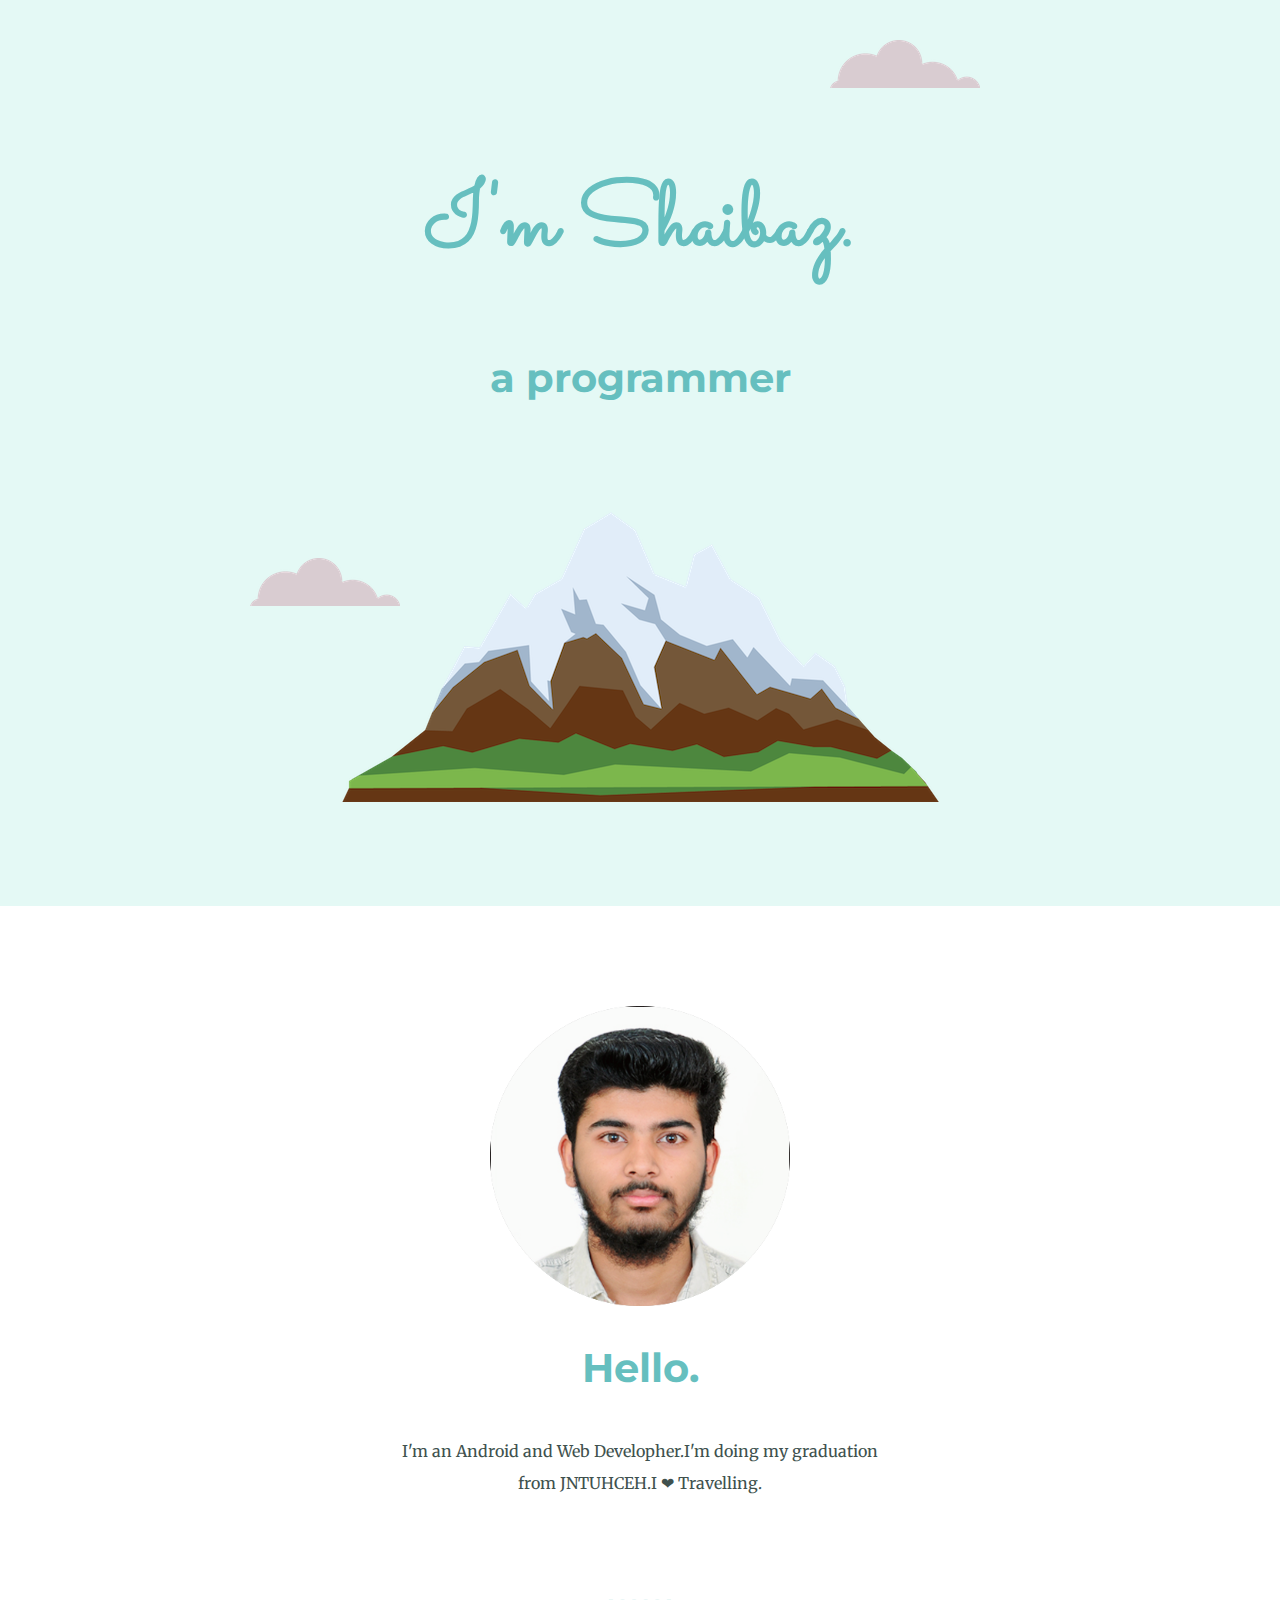
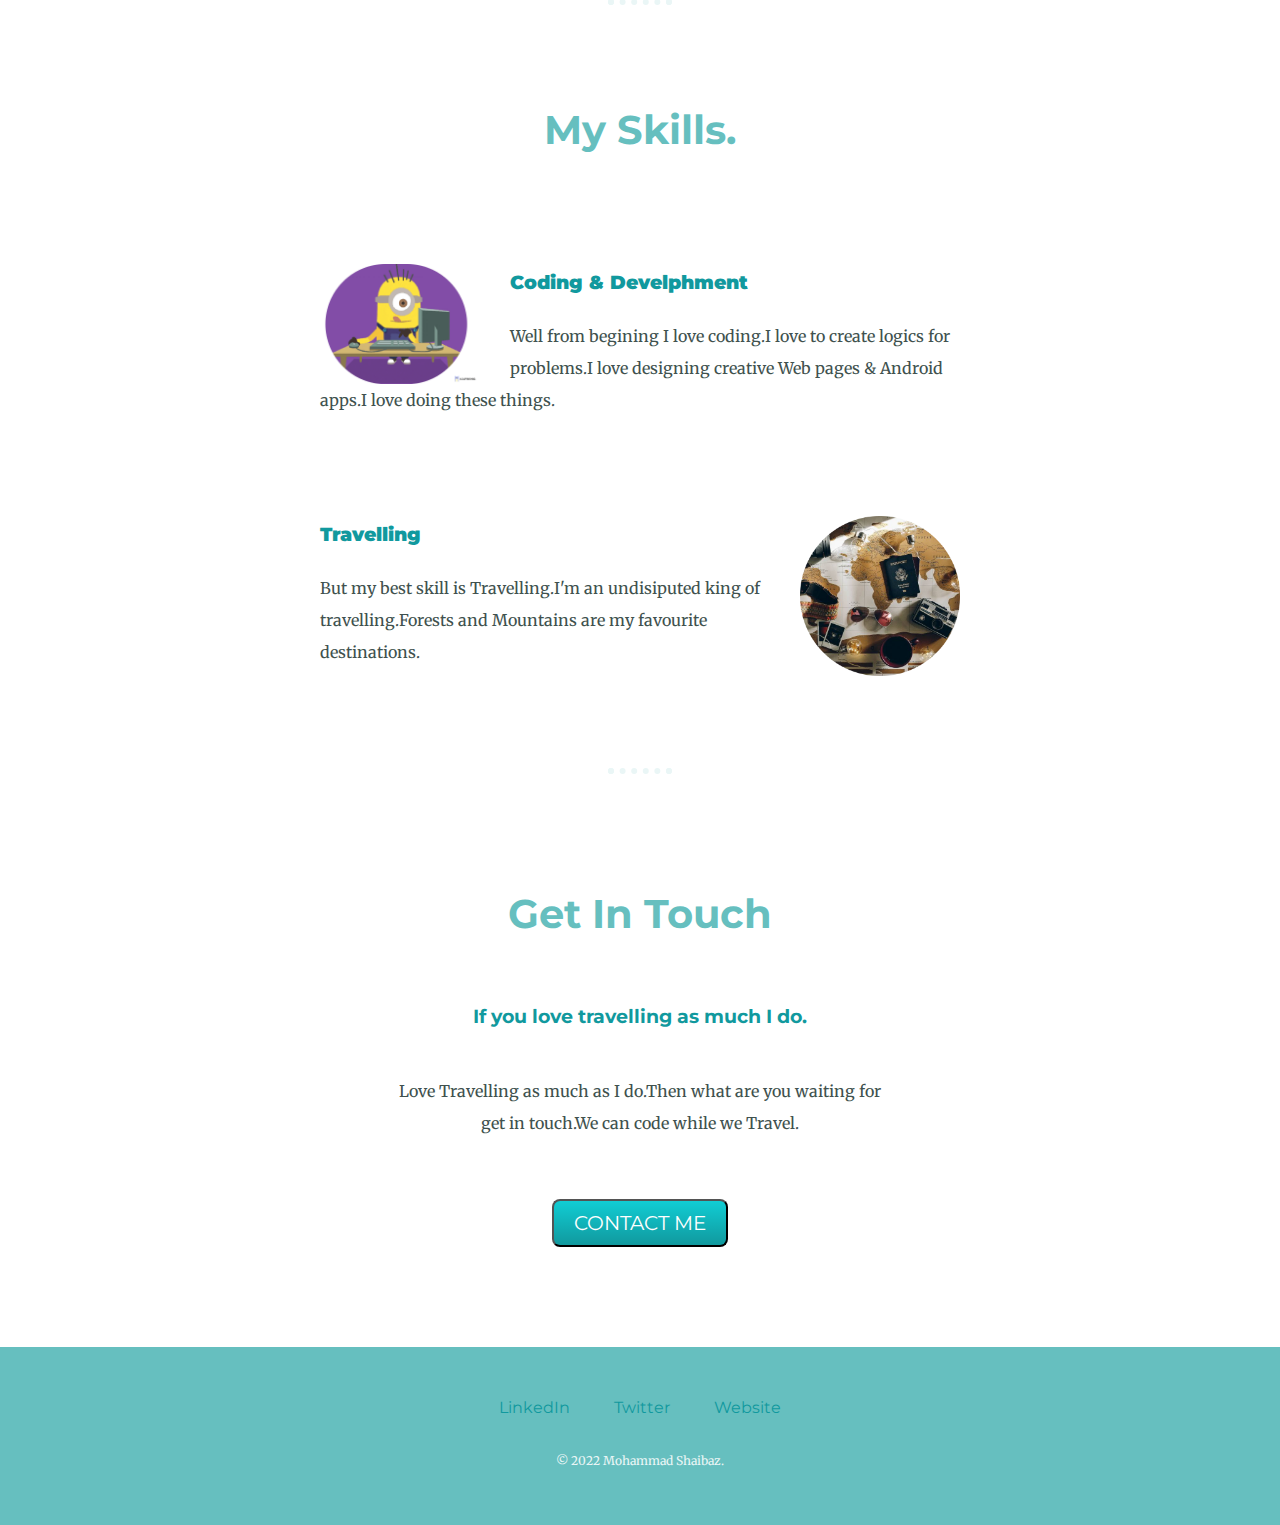
<file: index.html>
<!DOCTYPE html>

<html lang="en" dir="ltr">

<head>
  <meta charset="utf-8">
  <title>SHAIBAZ</title>
  <link rel="stylesheet" href="styles.css">
  <link rel="icon" href="favicon (1).ico?">
  <link rel="preconnect" href="https://fonts.googleapis.com">
  <link rel="preconnect" href="https://fonts.gstatic.com" crossorigin>
  <link href="https://fonts.googleapis.com/css2?family=Merriweather&family=Montserrat&family=Sacramento&display=swap" rel="stylesheet">
</head>

<body>

  <div class="top-container">
    <img class="top-cloud" src="cloud.png" alt="cloud-img">
    <h1>I'm Shaibaz.</h1>
    <h2>a programmer</h2>
    <img class="bottom-cloud" src="cloud.png" alt="cloud-img">
    <img src="mountain.png" alt="mountain-img">
  </div>
  <div class="middle-container">
    <div class="profile">
      <img class="profile-img" src="PHOTO-modified.png" alt="Profile-img">
      <h2>Hello.</h2>
      <p class="profile-des">I'm an Android and Web Developher.I'm doing my graduation from JNTUHCEH.I ❤ Travelling.</p>
    </div>
    <hr>
    <div class="skills">
      <h2>My Skills.</h2>
      <div class="skill-row1">
        <img class="skills-gif" src="skills 2.gif" alt="skills-gif">
        <h3><strong>Coding & Develphment</strong></h3>
        <p class="skill-description">Well from begining I love coding.I love to create logics for problems.I love designing creative Web pages & Android apps.I love doing these things.</p></p>
      </div>
      <div class="skill-row2">
        <img class="Travel-img" src="Travel.png" alt="Travel-img">
        <h3><strong>Travelling</strong></h3>
        <p class="travel-description">But my best skill is Travelling.I'm an undisiputed king of travelling.Forests and Mountains are my favourite destinations.</p>
      </div>
    </div>
    <hr>
    <div class="contact-me">
      <h2>Get In Touch</h2>
      <h3>If you love travelling as much I do.</h3>
      <p class="contact-msg">Love Travelling as much as I do.Then what are you waiting for get in touch.We can code while we Travel.</p>
      <!-- <a class="btn" href="mailto:mohammad.shaibaz.qaisar4@email.com">CONTACT ME</a> -->
      <form class="" action="index.html" method="post">
        <input class="btn" type="button" name="CONTACT-ME" value="CONTACT ME">
      </form>
    </div>
  </div>


  <div class="bottom-container">
    <a class="footer-link" href="https://www.linkedin.com/in/mohammad-shaibaz-qaisar-597103219/">LinkedIn</a>
    <a class="footer-link" href="https://mobile.twitter.com/ShaibazQaisar">Twitter</a>
    <a class="footer-link" href="">Website</a>
    <p class="copy-right">© 2022 Mohammad Shaibaz.</p>
  </div>


  </div>

</body>

</html>
</file>
<file: styles.css>
a{
  color: #11999E;
  font-family: 'Montserrat',sans-serif;
  margin: 10px 20px;
  text-decoration: none;
}
a:hover{
  color:#EAF6F6;
}

body{
  /* margin-top:0px;
  margin-left: 0px;
  margin-right: 0px;
  margin-bottom: 0px; */
  margin:0px;
  text-align: center;
  font-family: Merriweather;
  color: #40514E;
}

div{
   /* background-color: #E4F9F5; */
  /* margin: 0; */
}
h1{
  /* margin: 0 auto; */
  /* width: 10%; */
  margin-top: 50px auto 0px auto;
  font-family: 'Sacramento',cursive;
  font-size: 5.625rem;
  color: #66BFBF;
  /* line-height: 2; */

}
h2{
  font-family: Montserrat;
  font-size: 2.5rem;
   color: #66BFBF;
   weight:normal;
   padding-bottom: 10px;
}
h3{
  font-family: Montserrat;
  color: #11999E;
}
hr{
  border: dotted #EAF6F6 6px;
  border-bottom: none;
  width: 4%;
  margin: 100px auto;

}
p{
    line-height: 2;
}

/********/
.Travel-img{
  width: 25%;
  float: right;
  padding-left: 30px;

}
.profile-img{
  width: 300px;
  height: 300px;
}
.skills-gif{
  width: 25%;
  float: left;
  margin-right: 30px;
}
.top-container{
  background-color: #E4F9F5;
  position: relative;
  padding-top: 100px;
  padding-bottom: 100px;
}
.middle-container{

  margin: 100px auto;
}
.bottom-container{
  background-color: #66BFBF;
  padding: 50px 0 20px;
}
.top-cloud{
  position: absolute;
  right: 300px;
  top: 40px;
}
.bottom-cloud{
  position: absolute;
  left: 250px;
  bottom: 300px;
}
.skill-row1{
  width: 50%;
  margin: 100px auto 100px auto;
  text-align: left;
  line-height: 2;

}
.skill-row2{
  width:50%;
  margin: 100px auto;
  text-align: left;
  line-height: 2;

}
.profile-des{
  /* text-align: center; */
  width: 40%;
  margin: auto;
}
.skill-description{

}
.travel-description{

}
.contact-me{
  /* background-color: #66BFBF; */
  margin: 30px;
  line-height: 2;
}

.copy-right{
  color:#EAF6F6;
  font-size: 0.75rem;
  padding: 20px 0px;
}
.contact-msg{
  margin:40px auto 60px;
  width: 40%;
}
.btn {
  background: #11cdd4;
  background-image: -webkit-linear-gradient(top, #11cdd4, #11999e);
  background-image: -moz-linear-gradient(top, #11cdd4, #11999e);
  background-image: -ms-linear-gradient(top, #11cdd4, #11999e);
  background-image: -o-linear-gradient(top, #11cdd4, #11999e);
  background-image: linear-gradient(to bottom, #11cdd4, #11999e);
  -webkit-border-radius: 8;
  -moz-border-radius: 8;
  border-radius: 8px;
  font-family: 'Montserrat',sans-serif;
  color: #ffffff;
  font-size: 20px;
  padding: 10px 20px 10px 20px;
  text-decoration: none;
}

.btn:hover {
  background: #30e3cbb;
  background-image: -webkit-linear-gradient(top, #30e3cb, #2bc4ad);
  background-image: -moz-linear-gradient(top, #30e3cb, #2bc4ad);
  background-image: -ms-linear-gradient(top, #30e3cb, #2bc4ad);
  background-image: -o-linear-gradient(top, #30e3cb, #2bc4ad);
  background-image: linear-gradient(to bottom, #30e3cb, #2bc4ad);
  text-decoration: none;
}
</file>
